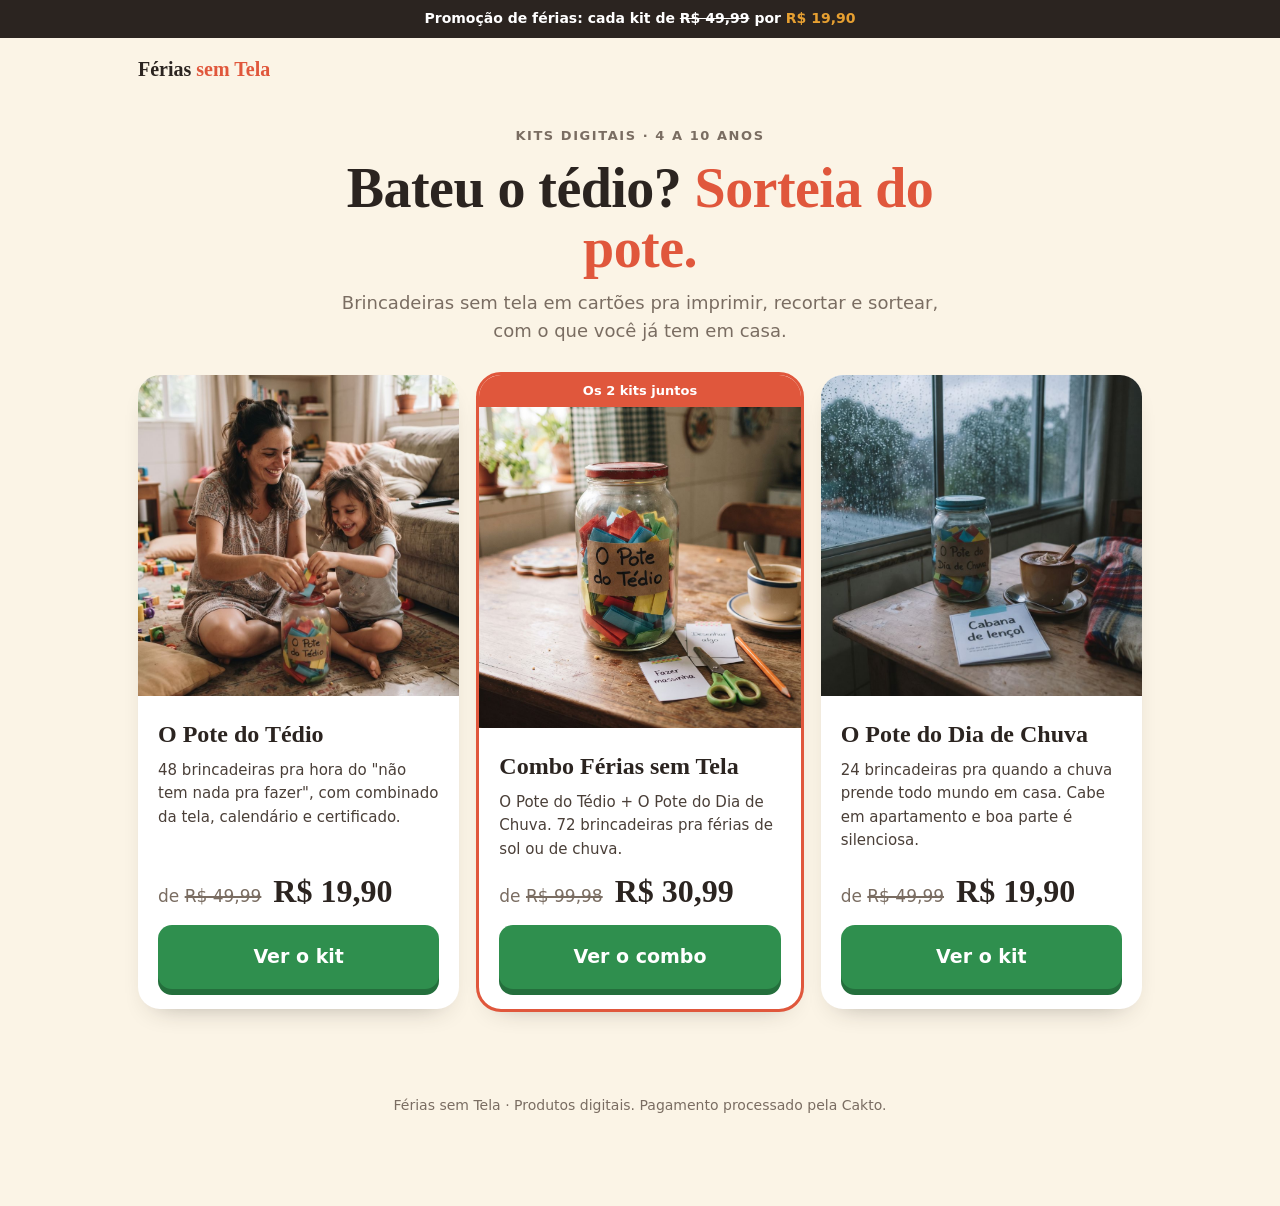
<file: index.html>
<!doctype html>
<html lang="pt-BR">
<head>
<meta charset="utf-8">
<meta name="viewport" content="width=device-width,initial-scale=1">
<title>Férias sem Tela · brincadeiras pra sortear num pote</title>
<meta name="description" content="Kits digitais em PDF com brincadeiras sem tela pra imprimir e sortear num pote. Para crianças de 4 a 10 anos.">
<meta property="og:image" content="img/pote-mesa.jpg">
<link rel="preconnect" href="https://fonts.googleapis.com"><link rel="preconnect" href="https://fonts.gstatic.com" crossorigin>
<link rel="stylesheet" href="https://fonts.googleapis.com/css2?family=Caveat:wght@700&family=Fraunces:opsz,wght@9..144,800&family=Nunito:wght@500;700;800&display=swap" media="print" onload="this.media=\'all\'"><noscript><link rel="stylesheet" href="https://fonts.googleapis.com/css2?family=Caveat:wght@700&family=Fraunces:opsz,wght@9..144,800&family=Nunito:wght@500;700;800&display=swap"></noscript>
<link rel="stylesheet" href="style.css">
<!-- Meta Pixel Code -->
<script>
!function(f,b,e,v,n,t,s)
{if(f.fbq)return;n=f.fbq=function(){n.callMethod?
n.callMethod.apply(n,arguments):n.queue.push(arguments)};
if(!f._fbq)f._fbq=n;n.push=n;n.loaded=!0;n.version='2.0';
n.queue=[];t=b.createElement(e);t.async=!0;
t.src=v;s=b.getElementsByTagName(e)[0];
s.parentNode.insertBefore(t,s)}(window, document,'script',
'https://connect.facebook.net/en_US/fbevents.js');
fbq('init', '1176444368263800');
fbq('track', 'PageView');
document.addEventListener('click',function(e){
  var a=e.target.closest&&e.target.closest('a[href*="pay.cakto.com.br"]');
  if(!a)return;
  var v=a.getAttribute('data-valor')||'19.90';
  fbq('track','InitiateCheckout',{value:parseFloat(v),currency:'BRL'});
});
</script>
<noscript><img height="1" width="1" style="display:none"
src="https://www.facebook.com/tr?id=1176444368263800&ev=PageView&noscript=1"
/></noscript>
<!-- End Meta Pixel Code -->
</head>
<body>
<div class="bar">Promoção de férias: cada kit de <s>R$ 49,99</s> por <b>R$ 19,90</b></div>
<header class="top"><div class="wrap"><a class="logo" href="index.html">Férias <span>sem Tela</span></a></div></header>

<section style="padding-top:20px"><div class="wrap">
  <div class="center narrow" style="margin-bottom:30px">
    <span class="kicker">Kits digitais · 4 a 10 anos</span>
    <h1 class="f" style="font-size:clamp(36px,5.5vw,56px);margin-bottom:10px">Bateu o tédio? <span style="color:var(--mexer)">Sorteia do pote.</span></h1>
    <p class="sub">Brincadeiras sem tela em cartões pra imprimir, recortar e sortear, com o que você já tem em casa.</p>
  </div>
  <div class="prods">
    <div class="prod">
      <img src="img/mae-filha.jpg" alt="Mãe e filha com o Pote do Tédio">
      <div class="in">
        <h3>O Pote do Tédio</h3>
        <p>48 brincadeiras pra hora do "não tem nada pra fazer", com combinado da tela, calendário e certificado.</p>
        <div class="price"><span class="from">de <s>R$ 49,99</s></span><span class="now">R$ 19,90</span></div>
        <a class="btn block" style="margin-top:12px" href="pote-do-tedio.html">Ver o kit</a>
      </div>
    </div>
    <div class="prod best">
      <div class="ribbon">Os 2 kits juntos</div>
      <img src="img/pote-mesa.jpg" alt="Pote de cartões sobre a mesa">
      <div class="in">
        <h3>Combo Férias sem Tela</h3>
        <p>O Pote do Tédio + O Pote do Dia de Chuva. 72 brincadeiras pra férias de sol ou de chuva.</p>
        <div class="price"><span class="from">de <s>R$ 99,98</s></span><span class="now">R$ 30,99</span></div>
        <a class="btn block" style="margin-top:12px" href="combo.html">Ver o combo</a>
      </div>
    </div>
    <div class="prod">
      <img src="img/chuva-janela.jpg" alt="Pote do Dia de Chuva na janela">
      <div class="in">
        <h3>O Pote do Dia de Chuva</h3>
        <p>24 brincadeiras pra quando a chuva prende todo mundo em casa. Cabe em apartamento e boa parte é silenciosa.</p>
        <div class="price"><span class="from">de <s>R$ 49,99</s></span><span class="now">R$ 19,90</span></div>
        <a class="btn block" style="margin-top:12px" href="dia-de-chuva.html">Ver o kit</a>
      </div>
    </div>
  </div>
</div></section>

<footer><div class="wrap">
  <p>Férias sem Tela · Produtos digitais. Pagamento processado pela Cakto.</p>
</div></footer>
</body>
</html>
</file>
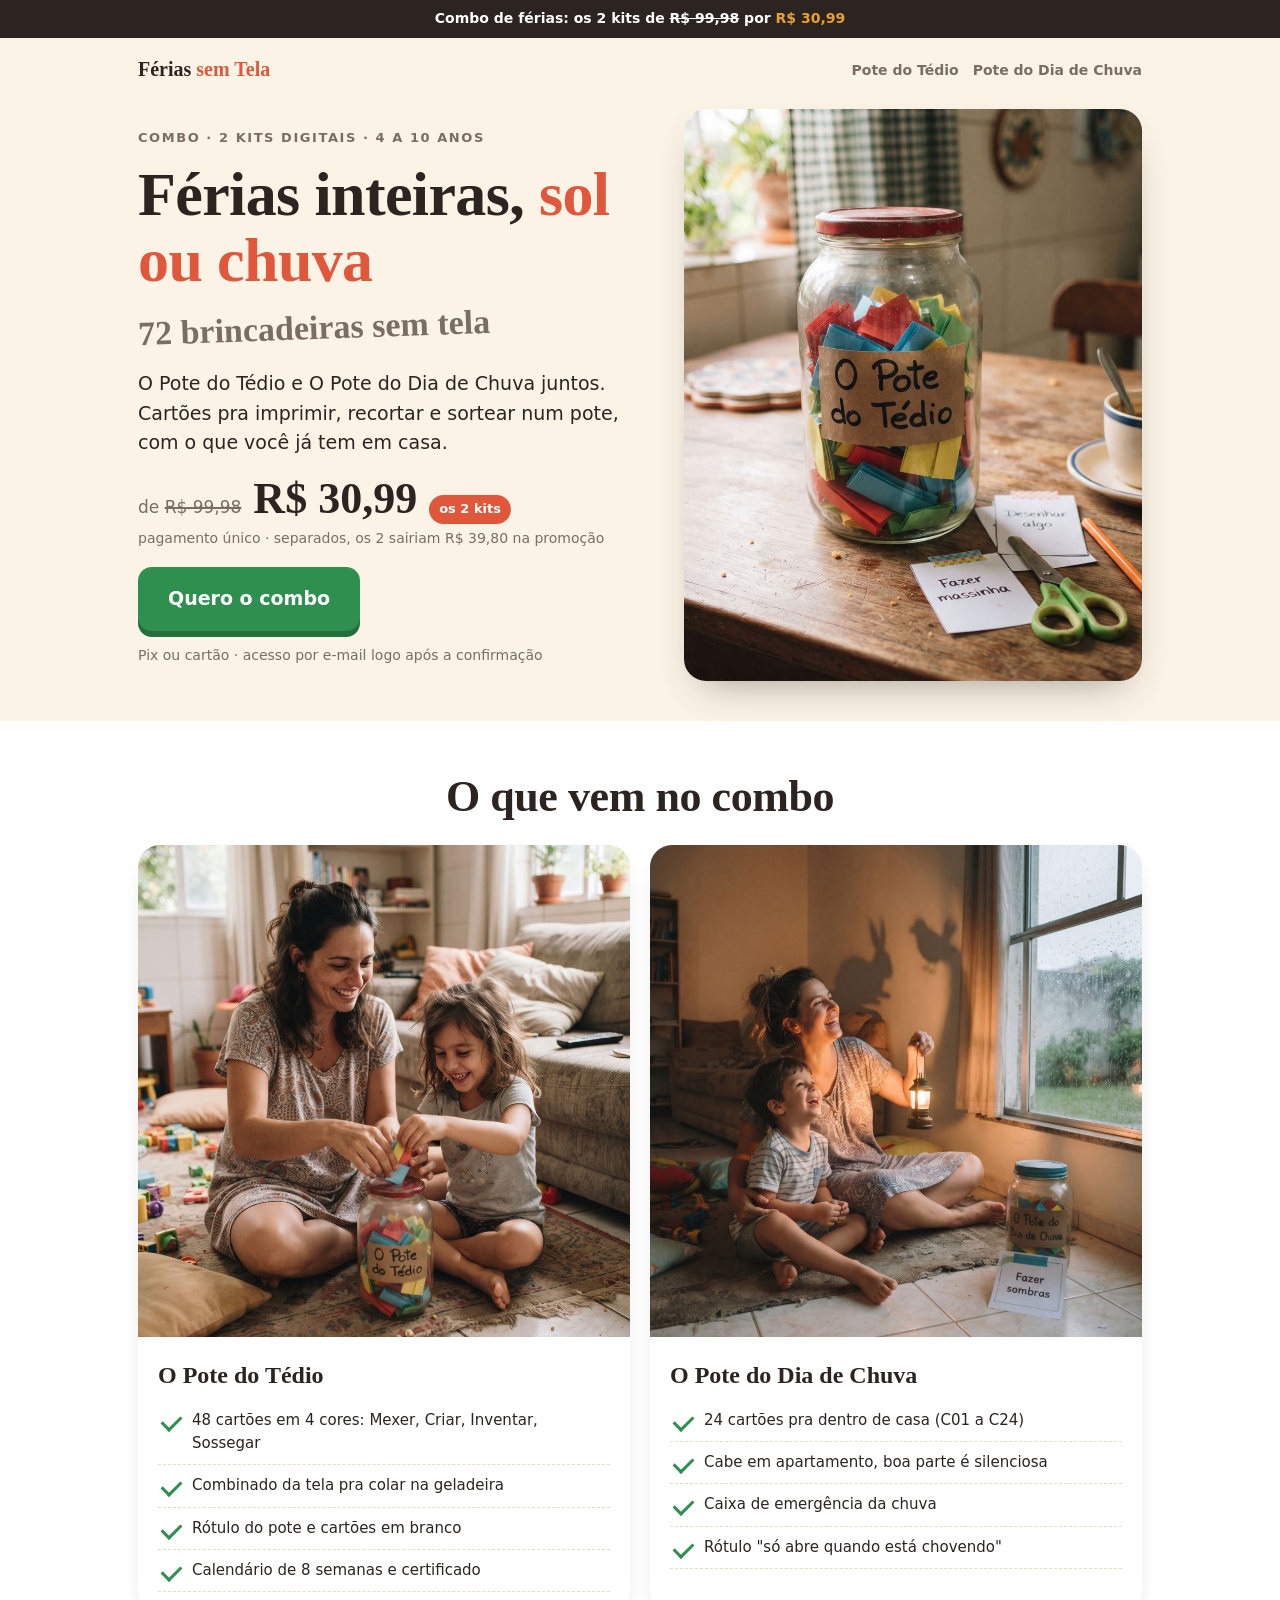
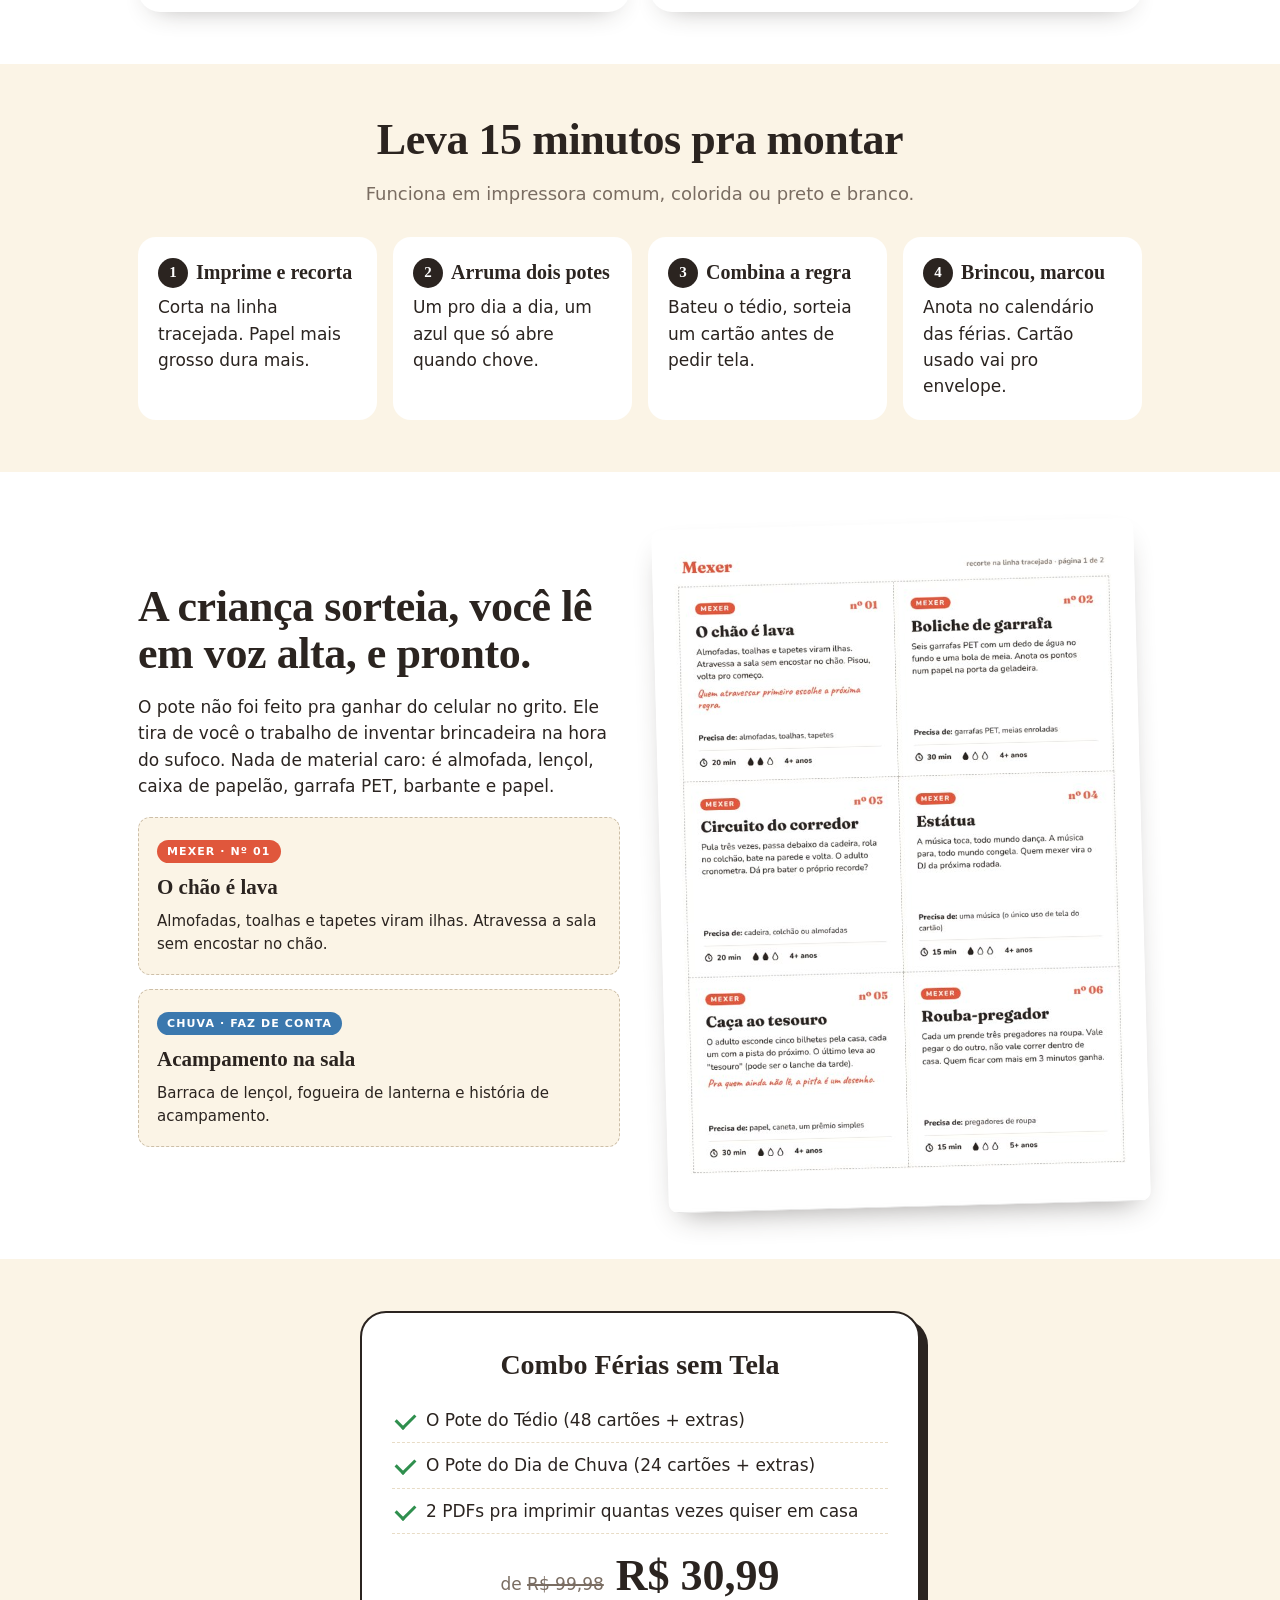
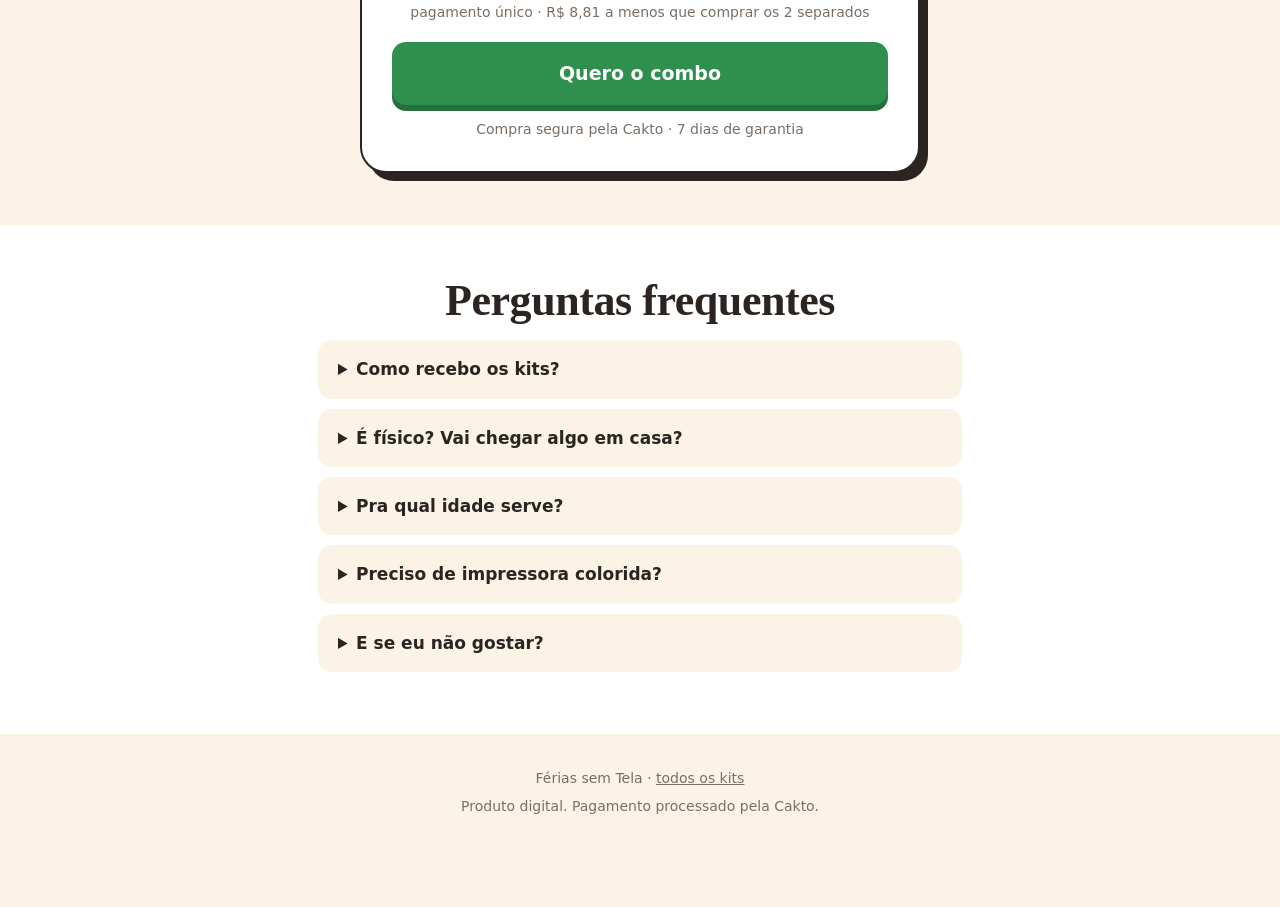
<file: combo.html>
<!doctype html>
<html lang="pt-BR">
<head>
<meta charset="utf-8">
<meta name="viewport" content="width=device-width,initial-scale=1">
<title>Combo Férias sem Tela · Pote do Tédio + Pote do Dia de Chuva</title>
<meta name="description" content="Os 2 kits digitais em PDF: 72 brincadeiras sem tela pra sortear num pote, pra dia de sol e dia de chuva. Para crianças de 4 a 10 anos.">
<meta property="og:title" content="Combo Férias sem Tela · 72 brincadeiras sem tela">
<meta property="og:description" content="O Pote do Tédio + O Pote do Dia de Chuva por R$ 30,99.">
<meta property="og:image" content="img/pote-mesa.jpg">
<link rel="preconnect" href="https://fonts.googleapis.com"><link rel="preconnect" href="https://fonts.gstatic.com" crossorigin>
<link rel="stylesheet" href="https://fonts.googleapis.com/css2?family=Caveat:wght@700&family=Fraunces:opsz,wght@9..144,800&family=Nunito:wght@500;700;800&display=swap" media="print" onload="this.media=\'all\'"><noscript><link rel="stylesheet" href="https://fonts.googleapis.com/css2?family=Caveat:wght@700&family=Fraunces:opsz,wght@9..144,800&family=Nunito:wght@500;700;800&display=swap"></noscript>
<link rel="stylesheet" href="style.css">
<!-- Meta Pixel Code -->
<script>
!function(f,b,e,v,n,t,s)
{if(f.fbq)return;n=f.fbq=function(){n.callMethod?
n.callMethod.apply(n,arguments):n.queue.push(arguments)};
if(!f._fbq)f._fbq=n;n.push=n;n.loaded=!0;n.version='2.0';
n.queue=[];t=b.createElement(e);t.async=!0;
t.src=v;s=b.getElementsByTagName(e)[0];
s.parentNode.insertBefore(t,s)}(window, document,'script',
'https://connect.facebook.net/en_US/fbevents.js');
fbq('init', '1176444368263800');
fbq('track', 'PageView');
document.addEventListener('click',function(e){
  var a=e.target.closest&&e.target.closest('a[href*="pay.cakto.com.br"]');
  if(!a)return;
  var v=a.getAttribute('data-valor')||'19.90';
  fbq('track','InitiateCheckout',{value:parseFloat(v),currency:'BRL'});
});
</script>
<noscript><img height="1" width="1" style="display:none"
src="https://www.facebook.com/tr?id=1176444368263800&ev=PageView&noscript=1"
/></noscript>
<!-- End Meta Pixel Code -->
</head>
<body>
<div class="bar">Combo de férias: os 2 kits de <s>R$ 99,98</s> por <b>R$ 30,99</b></div>
<header class="top"><div class="wrap">
  <a class="logo" href="index.html">Férias <span>sem Tela</span></a>
  <nav><a href="pote-do-tedio.html">Pote do Tédio</a><a href="dia-de-chuva.html">Pote do Dia de Chuva</a></nav>
</div></header>

<section class="hero" style="padding-top:8px"><div class="wrap grid">
  <div>
    <span class="kicker">Combo · 2 kits digitais · 4 a 10 anos</span>
    <h1 class="f">Férias inteiras, <em>sol ou chuva</em></h1>
    <div class="quote h">72 brincadeiras sem tela</div>
    <p class="lead">O Pote do Tédio e O Pote do Dia de Chuva juntos. Cartões pra imprimir, recortar e sortear num pote, com o que você já tem em casa.</p>
    <div class="price"><span class="from">de <s>R$ 99,98</s></span><span class="now">R$ 30,99</span><span class="tag">os 2 kits</span></div>
    <p class="small" style="margin-bottom:18px">pagamento único · separados, os 2 sairiam R$ 39,80 na promoção</p>
    <a class="btn" href="https://pay.cakto.com.br/urwafkb_1376239" data-valor="30.99">Quero o combo</a>
    <p class="btn-note">Pix ou cartão · acesso por e-mail logo após a confirmação</p>
  </div>
  <div class="pic"><img src="img/pote-mesa.jpg" alt="Pote de cartões de brincadeira sobre a mesa" loading="eager"></div>
</div></section>

<section class="alt"><div class="wrap">
  <h2 class="f center">O que vem no combo</h2>
  <div class="prods" style="grid-template-columns:1fr 1fr;margin-top:24px">
    <div class="prod">
      <img src="img/mae-filha.jpg" alt="Mãe e filha com o Pote do Tédio" loading="lazy">
      <div class="in">
        <h3>O Pote do Tédio</h3>
        <ul class="check" style="font-size:15px">
          <li>48 cartões em 4 cores: Mexer, Criar, Inventar, Sossegar</li>
          <li>Combinado da tela pra colar na geladeira</li>
          <li>Rótulo do pote e cartões em branco</li>
          <li>Calendário de 8 semanas e certificado</li>
        </ul>
      </div>
    </div>
    <div class="prod">
      <img src="img/lanterna.jpg" alt="Mãe e filho brincando com lanterna em dia de chuva" loading="lazy">
      <div class="in">
        <h3>O Pote do Dia de Chuva</h3>
        <ul class="check" style="font-size:15px">
          <li>24 cartões pra dentro de casa (C01 a C24)</li>
          <li>Cabe em apartamento, boa parte é silenciosa</li>
          <li>Caixa de emergência da chuva</li>
          <li>Rótulo "só abre quando está chovendo"</li>
        </ul>
      </div>
    </div>
  </div>
</div></section>

<section><div class="wrap">
  <h2 class="f center">Leva 15 minutos pra montar</h2>
  <p class="sub center">Funciona em impressora comum, colorida ou preto e branco.</p>
  <div class="steps">
    <div class="step"><b>Imprime e recorta</b>Corta na linha tracejada. Papel mais grosso dura mais.</div>
    <div class="step"><b>Arruma dois potes</b>Um pro dia a dia, um azul que só abre quando chove.</div>
    <div class="step"><b>Combina a regra</b>Bateu o tédio, sorteia um cartão antes de pedir tela.</div>
    <div class="step"><b>Brincou, marcou</b>Anota no calendário das férias. Cartão usado vai pro envelope.</div>
  </div>
</div></section>

<section class="alt"><div class="wrap two">
  <div>
    <h2 class="f">A criança sorteia, você lê em voz alta, e pronto.</h2>
    <p>O pote não foi feito pra ganhar do celular no grito. Ele tira de você o trabalho de inventar brincadeira na hora do sufoco. Nada de material caro: é almofada, lençol, caixa de papelão, garrafa PET, barbante e papel.</p>
    <div class="cards-ex" style="grid-template-columns:1fr;margin-top:18px">
      <div class="card-ex"><span class="pill" style="background:var(--mexer)">Mexer · nº 01</span><h3>O chão é lava</h3><p>Almofadas, toalhas e tapetes viram ilhas. Atravessa a sala sem encostar no chão.</p></div>
      <div class="card-ex"><span class="pill" style="background:var(--inventar)">Chuva · Faz de conta</span><h3>Acampamento na sala</h3><p>Barraca de lençol, fogueira de lanterna e história de acampamento.</p></div>
    </div>
  </div>
  <div class="paper-shot"><img src="img/previa-cartoes.jpg" alt="Página de cartões do Pote do Tédio" loading="lazy"></div>
</div></section>

<section id="comprar"><div class="wrap">
  <div class="offer">
    <h3>Combo Férias sem Tela</h3>
    <ul class="check">
      <li>O Pote do Tédio (48 cartões + extras)</li>
      <li>O Pote do Dia de Chuva (24 cartões + extras)</li>
      <li>2 PDFs pra imprimir quantas vezes quiser em casa</li>
    </ul>
    <div class="price"><span class="from">de <s>R$ 99,98</s></span><span class="now">R$ 30,99</span></div>
    <p class="small" style="margin-bottom:18px">pagamento único · R$ 8,81 a menos que comprar os 2 separados</p>
    <a class="btn block" href="https://pay.cakto.com.br/urwafkb_1376239" data-valor="30.99">Quero o combo</a>
    <p class="btn-note">Compra segura pela Cakto · 7 dias de garantia</p>
  </div>
</div></section>

<section class="alt"><div class="wrap narrow">
  <h2 class="f center">Perguntas frequentes</h2>
  <details><summary>Como recebo os kits?</summary><p>Assim que o pagamento é confirmado, chega no seu e-mail o link de acesso com os 2 PDFs. No Pix costuma ser na hora. Confere também a caixa de spam e promoções.</p></details>
  <details><summary>É físico? Vai chegar algo em casa?</summary><p>Não. São arquivos digitais em PDF pra você imprimir em casa ou numa papelaria.</p></details>
  <details><summary>Pra qual idade serve?</summary><p>Crianças de 4 a 10 anos. Brincadeiras com tesoura, fogão ou água sempre com um adulto por perto.</p></details>
  <details><summary>Preciso de impressora colorida?</summary><p>Não. Fica mais bonito colorido, mas funciona em preto e branco.</p></details>
  <details><summary>E se eu não gostar?</summary><p>Você tem 7 dias de garantia. É só pedir o reembolso pela Cakto ou pelo e-mail de suporte que vem na compra.</p></details>
</div></section>

<footer><div class="wrap">
  <p>Férias sem Tela · <a href="index.html">todos os kits</a></p>
  <p style="margin-top:6px">Produto digital. Pagamento processado pela Cakto.</p>
</div></footer>

<div class="sticky"><div class="p"><small>os 2 kits por</small>R$ 30,99</div><a class="btn" href="https://pay.cakto.com.br/urwafkb_1376239" data-valor="30.99">Quero o combo</a></div>
</body>
</html>
</file>
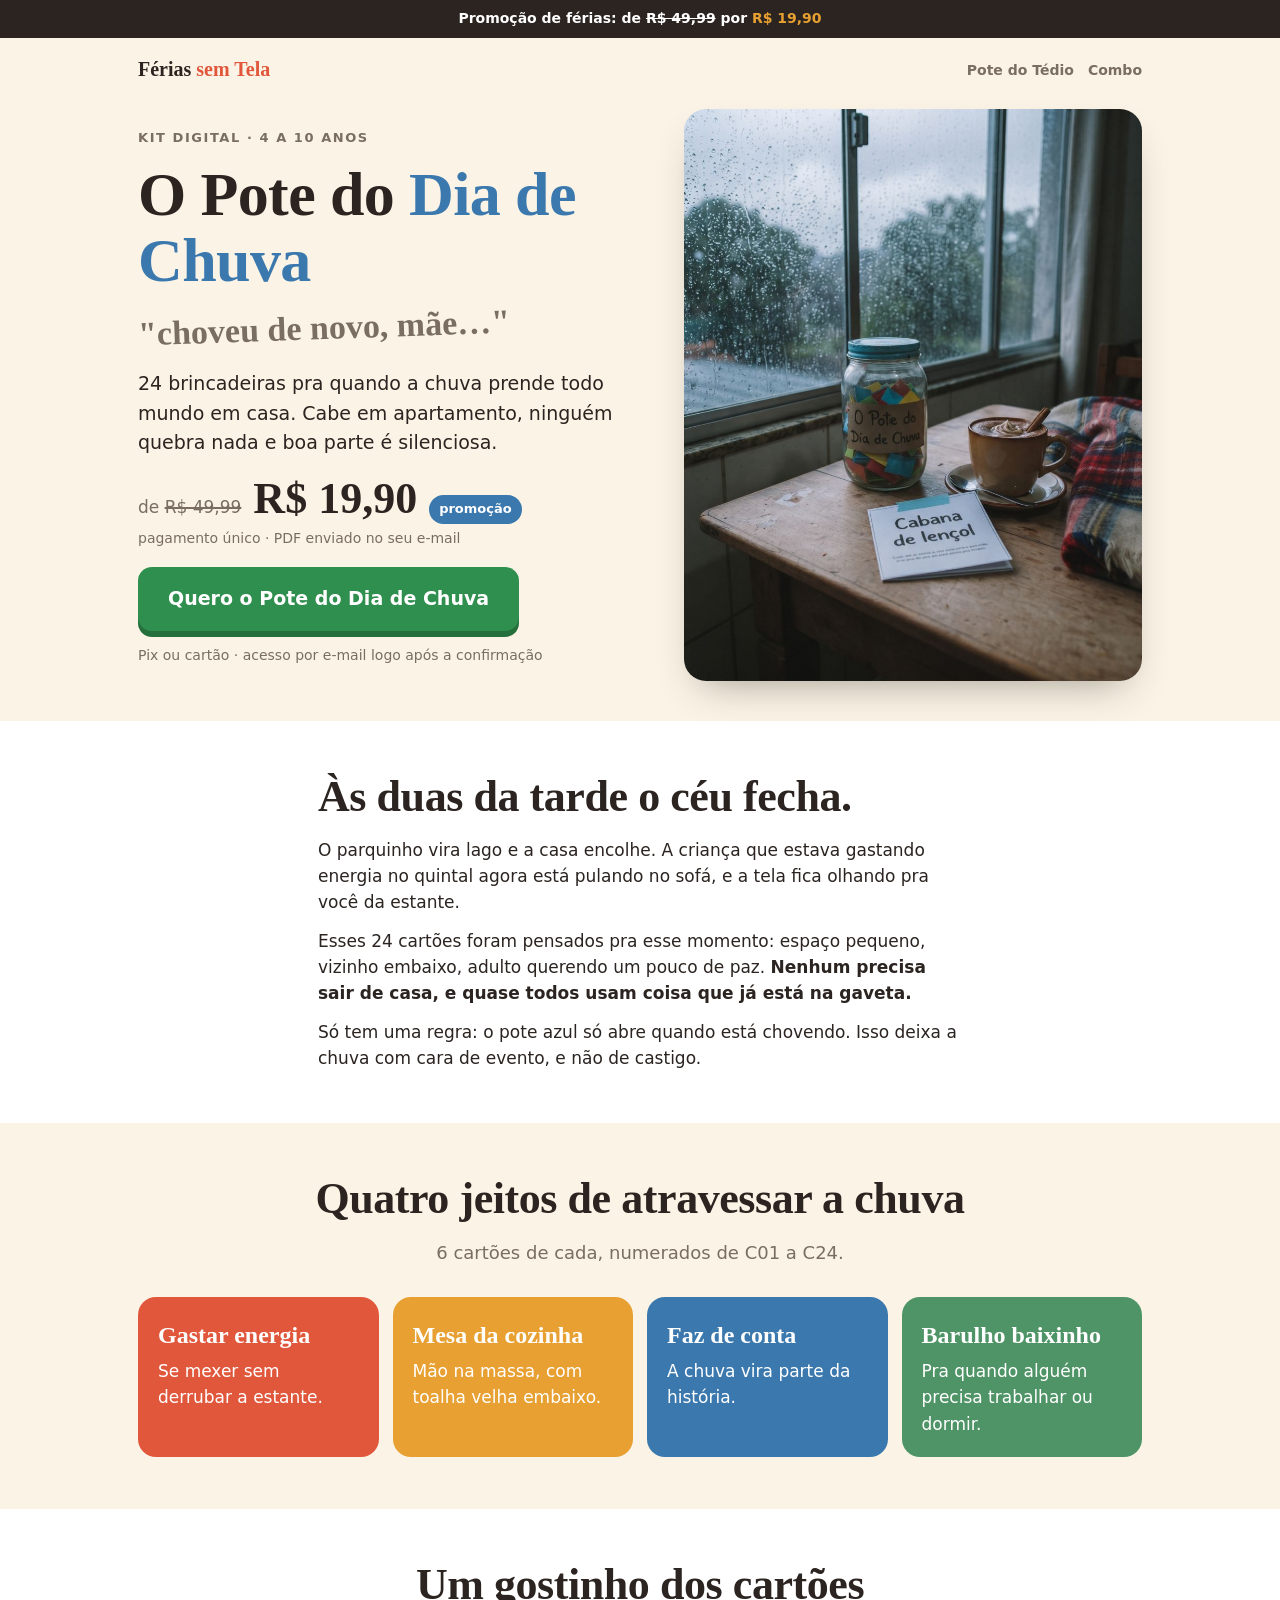
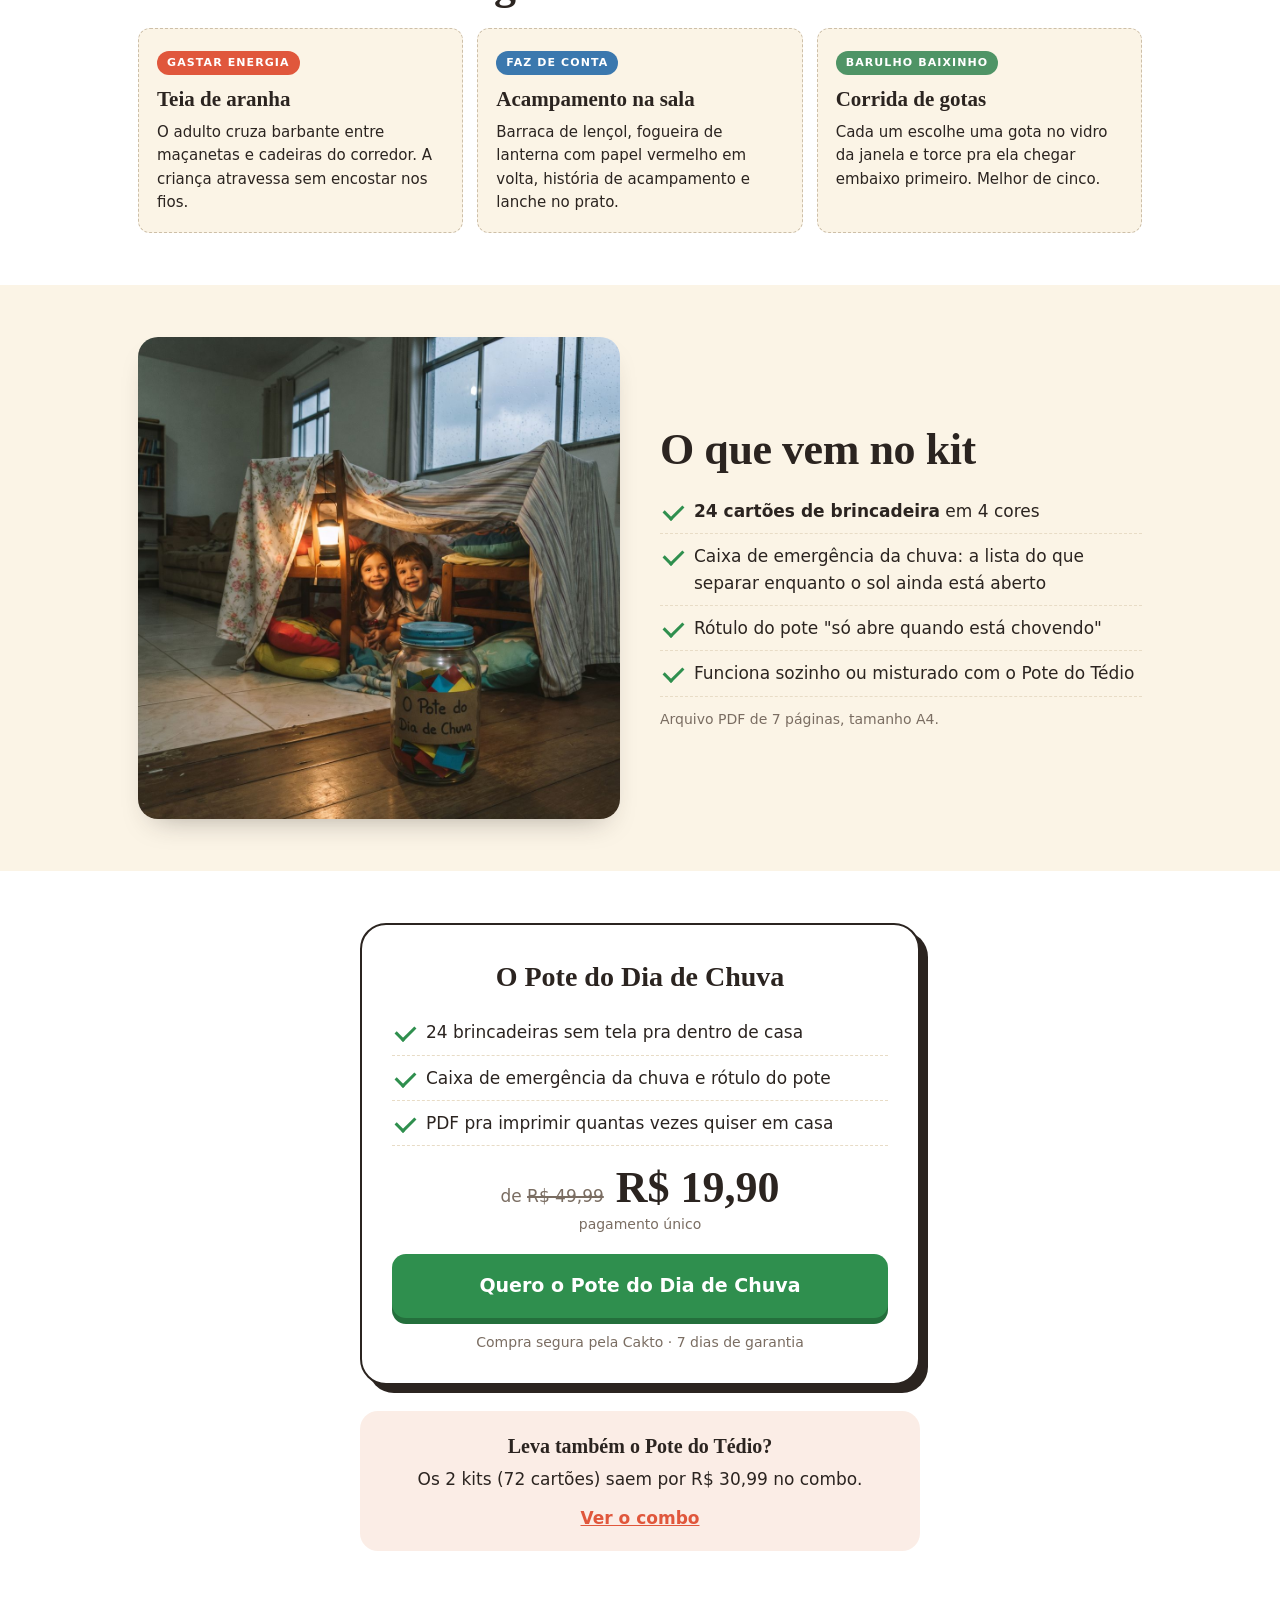
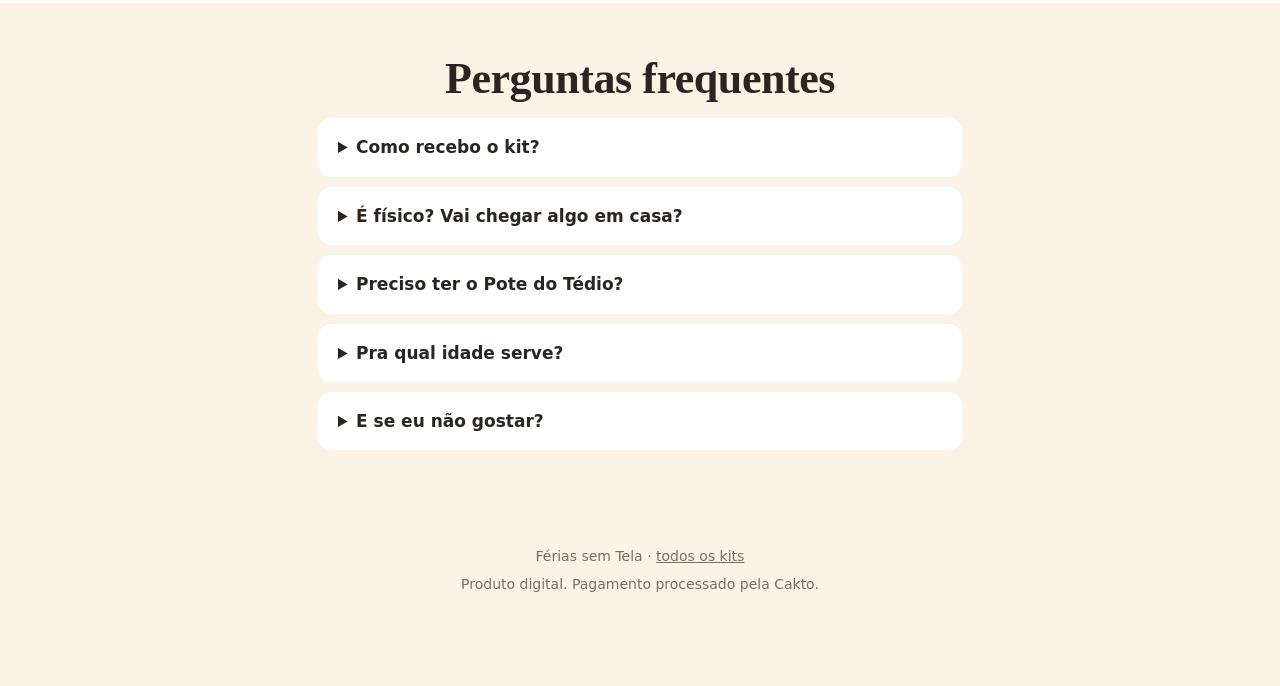
<file: dia-de-chuva.html>
<!doctype html>
<html lang="pt-BR">
<head>
<meta charset="utf-8">
<meta name="viewport" content="width=device-width,initial-scale=1">
<title>O Pote do Dia de Chuva · 24 brincadeiras sem tela pra dentro de casa</title>
<meta name="description" content="Kit digital em PDF com 24 brincadeiras sem tela pra quando a chuva prende todo mundo em casa. Para crianças de 4 a 10 anos.">
<meta property="og:title" content="O Pote do Dia de Chuva · 24 brincadeiras sem tela">
<meta property="og:description" content="Cabe em apartamento, ninguém quebra nada e boa parte é silenciosa.">
<meta property="og:image" content="img/chuva-janela.jpg">
<link rel="preconnect" href="https://fonts.googleapis.com"><link rel="preconnect" href="https://fonts.gstatic.com" crossorigin>
<link rel="stylesheet" href="https://fonts.googleapis.com/css2?family=Caveat:wght@700&family=Fraunces:opsz,wght@9..144,800&family=Nunito:wght@500;700;800&display=swap" media="print" onload="this.media=\'all\'"><noscript><link rel="stylesheet" href="https://fonts.googleapis.com/css2?family=Caveat:wght@700&family=Fraunces:opsz,wght@9..144,800&family=Nunito:wght@500;700;800&display=swap"></noscript>
<link rel="stylesheet" href="style.css">
<!-- Meta Pixel Code -->
<script>
!function(f,b,e,v,n,t,s)
{if(f.fbq)return;n=f.fbq=function(){n.callMethod?
n.callMethod.apply(n,arguments):n.queue.push(arguments)};
if(!f._fbq)f._fbq=n;n.push=n;n.loaded=!0;n.version='2.0';
n.queue=[];t=b.createElement(e);t.async=!0;
t.src=v;s=b.getElementsByTagName(e)[0];
s.parentNode.insertBefore(t,s)}(window, document,'script',
'https://connect.facebook.net/en_US/fbevents.js');
fbq('init', '1176444368263800');
fbq('track', 'PageView');
document.addEventListener('click',function(e){
  var a=e.target.closest&&e.target.closest('a[href*="pay.cakto.com.br"]');
  if(!a)return;
  var v=a.getAttribute('data-valor')||'19.90';
  fbq('track','InitiateCheckout',{value:parseFloat(v),currency:'BRL'});
});
</script>
<noscript><img height="1" width="1" style="display:none"
src="https://www.facebook.com/tr?id=1176444368263800&ev=PageView&noscript=1"
/></noscript>
<!-- End Meta Pixel Code -->
</head>
<body>
<div class="bar">Promoção de férias: de <s>R$ 49,99</s> por <b>R$ 19,90</b></div>
<header class="top"><div class="wrap">
  <a class="logo" href="index.html">Férias <span>sem Tela</span></a>
  <nav><a href="pote-do-tedio.html">Pote do Tédio</a><a href="combo.html">Combo</a></nav>
</div></header>

<section class="hero chuva" style="padding-top:8px"><div class="wrap grid">
  <div>
    <span class="kicker">Kit digital · 4 a 10 anos</span>
    <h1 class="f">O Pote do <em>Dia de Chuva</em></h1>
    <div class="quote h">"choveu de novo, mãe…"</div>
    <p class="lead">24 brincadeiras pra quando a chuva prende todo mundo em casa. Cabe em apartamento, ninguém quebra nada e boa parte é silenciosa.</p>
    <div class="price"><span class="from">de <s>R$ 49,99</s></span><span class="now">R$ 19,90</span><span class="tag" style="background:var(--inventar)">promoção</span></div>
    <p class="small" style="margin-bottom:18px">pagamento único · PDF enviado no seu e-mail</p>
    <a class="btn" href="https://pay.cakto.com.br/p7e9jqq_1376234">Quero o Pote do Dia de Chuva</a>
    <p class="btn-note">Pix ou cartão · acesso por e-mail logo após a confirmação</p>
  </div>
  <div class="pic"><img src="img/chuva-janela.jpg" alt="Pote de cartões perto da janela num dia de chuva" loading="eager"></div>
</div></section>

<section class="alt"><div class="wrap narrow">
  <h2 class="f">Às duas da tarde o céu fecha.</h2>
  <p>O parquinho vira lago e a casa encolhe. A criança que estava gastando energia no quintal agora está pulando no sofá, e a tela fica olhando pra você da estante.</p>
  <p style="margin-top:12px">Esses 24 cartões foram pensados pra esse momento: espaço pequeno, vizinho embaixo, adulto querendo um pouco de paz. <b>Nenhum precisa sair de casa, e quase todos usam coisa que já está na gaveta.</b></p>
  <p style="margin-top:12px">Só tem uma regra: o pote azul só abre quando está chovendo. Isso deixa a chuva com cara de evento, e não de castigo.</p>
</div></section>

<section><div class="wrap">
  <h2 class="f center">Quatro jeitos de atravessar a chuva</h2>
  <p class="sub center">6 cartões de cada, numerados de C01 a C24.</p>
  <div class="colors">
    <div class="color" style="background:var(--mexer)"><b>Gastar energia</b>Se mexer sem derrubar a estante.</div>
    <div class="color" style="background:var(--criar)"><b>Mesa da cozinha</b>Mão na massa, com toalha velha embaixo.</div>
    <div class="color" style="background:var(--inventar)"><b>Faz de conta</b>A chuva vira parte da história.</div>
    <div class="color" style="background:var(--sossegar)"><b>Barulho baixinho</b>Pra quando alguém precisa trabalhar ou dormir.</div>
  </div>
</div></section>

<section class="alt"><div class="wrap">
  <h2 class="f center">Um gostinho dos cartões</h2>
  <div class="cards-ex" style="margin-top:20px">
    <div class="card-ex"><span class="pill" style="background:var(--mexer)">Gastar energia</span><h3>Teia de aranha</h3><p>O adulto cruza barbante entre maçanetas e cadeiras do corredor. A criança atravessa sem encostar nos fios.</p></div>
    <div class="card-ex"><span class="pill" style="background:var(--inventar)">Faz de conta</span><h3>Acampamento na sala</h3><p>Barraca de lençol, fogueira de lanterna com papel vermelho em volta, história de acampamento e lanche no prato.</p></div>
    <div class="card-ex"><span class="pill" style="background:var(--sossegar)">Barulho baixinho</span><h3>Corrida de gotas</h3><p>Cada um escolhe uma gota no vidro da janela e torce pra ela chegar embaixo primeiro. Melhor de cinco.</p></div>
  </div>
</div></section>

<section><div class="wrap two">
  <div class="photo"><img src="img/cabana.jpg" alt="Cabana de lençol na sala em dia de chuva" loading="lazy"></div>
  <div>
    <h2 class="f">O que vem no kit</h2>
    <ul class="check">
      <li><b>24 cartões de brincadeira</b> em 4 cores</li>
      <li>Caixa de emergência da chuva: a lista do que separar enquanto o sol ainda está aberto</li>
      <li>Rótulo do pote "só abre quando está chovendo"</li>
      <li>Funciona sozinho ou misturado com o Pote do Tédio</li>
    </ul>
    <p class="small" style="margin-top:12px">Arquivo PDF de 7 páginas, tamanho A4.</p>
  </div>
</div></section>

<section class="alt" id="comprar"><div class="wrap">
  <div class="offer">
    <h3>O Pote do Dia de Chuva</h3>
    <ul class="check">
      <li>24 brincadeiras sem tela pra dentro de casa</li>
      <li>Caixa de emergência da chuva e rótulo do pote</li>
      <li>PDF pra imprimir quantas vezes quiser em casa</li>
    </ul>
    <div class="price"><span class="from">de <s>R$ 49,99</s></span><span class="now">R$ 19,90</span></div>
    <p class="small" style="margin-bottom:18px">pagamento único</p>
    <a class="btn block" href="https://pay.cakto.com.br/p7e9jqq_1376234">Quero o Pote do Dia de Chuva</a>
    <p class="btn-note">Compra segura pela Cakto · 7 dias de garantia</p>
  </div>
  <div class="upsell" style="background:#FBEDE6">
    <b>Leva também o Pote do Tédio?</b>
    Os 2 kits (72 cartões) saem por R$ 30,99 no combo.<br>
    <a class="ghost" href="combo.html" style="color:var(--mexer)">Ver o combo</a>
  </div>
</div></section>

<section><div class="wrap narrow">
  <h2 class="f center">Perguntas frequentes</h2>
  <details><summary>Como recebo o kit?</summary><p>Assim que o pagamento é confirmado, chega no seu e-mail o link de acesso pro PDF. No Pix costuma ser na hora. Confere também a caixa de spam e promoções.</p></details>
  <details><summary>É físico? Vai chegar algo em casa?</summary><p>Não. É um arquivo digital em PDF pra você imprimir em casa ou numa papelaria.</p></details>
  <details><summary>Preciso ter o Pote do Tédio?</summary><p>Não. O Pote do Dia de Chuva funciona sozinho. Se você tiver os dois, os números não se misturam (C01 a C24).</p></details>
  <details><summary>Pra qual idade serve?</summary><p>Crianças de 4 a 10 anos. Brincadeiras com tesoura, fogão ou água sempre com um adulto por perto.</p></details>
  <details><summary>E se eu não gostar?</summary><p>Você tem 7 dias de garantia. É só pedir o reembolso pela Cakto ou pelo e-mail de suporte que vem na compra.</p></details>
</div></section>

<footer><div class="wrap">
  <p>Férias sem Tela · <a href="index.html">todos os kits</a></p>
  <p style="margin-top:6px">Produto digital. Pagamento processado pela Cakto.</p>
</div></footer>

<div class="sticky"><div class="p"><small>de R$ 49,99 por</small>R$ 19,90</div><a class="btn" href="https://pay.cakto.com.br/p7e9jqq_1376234">Quero o meu</a></div>
</body>
</html>
</file>
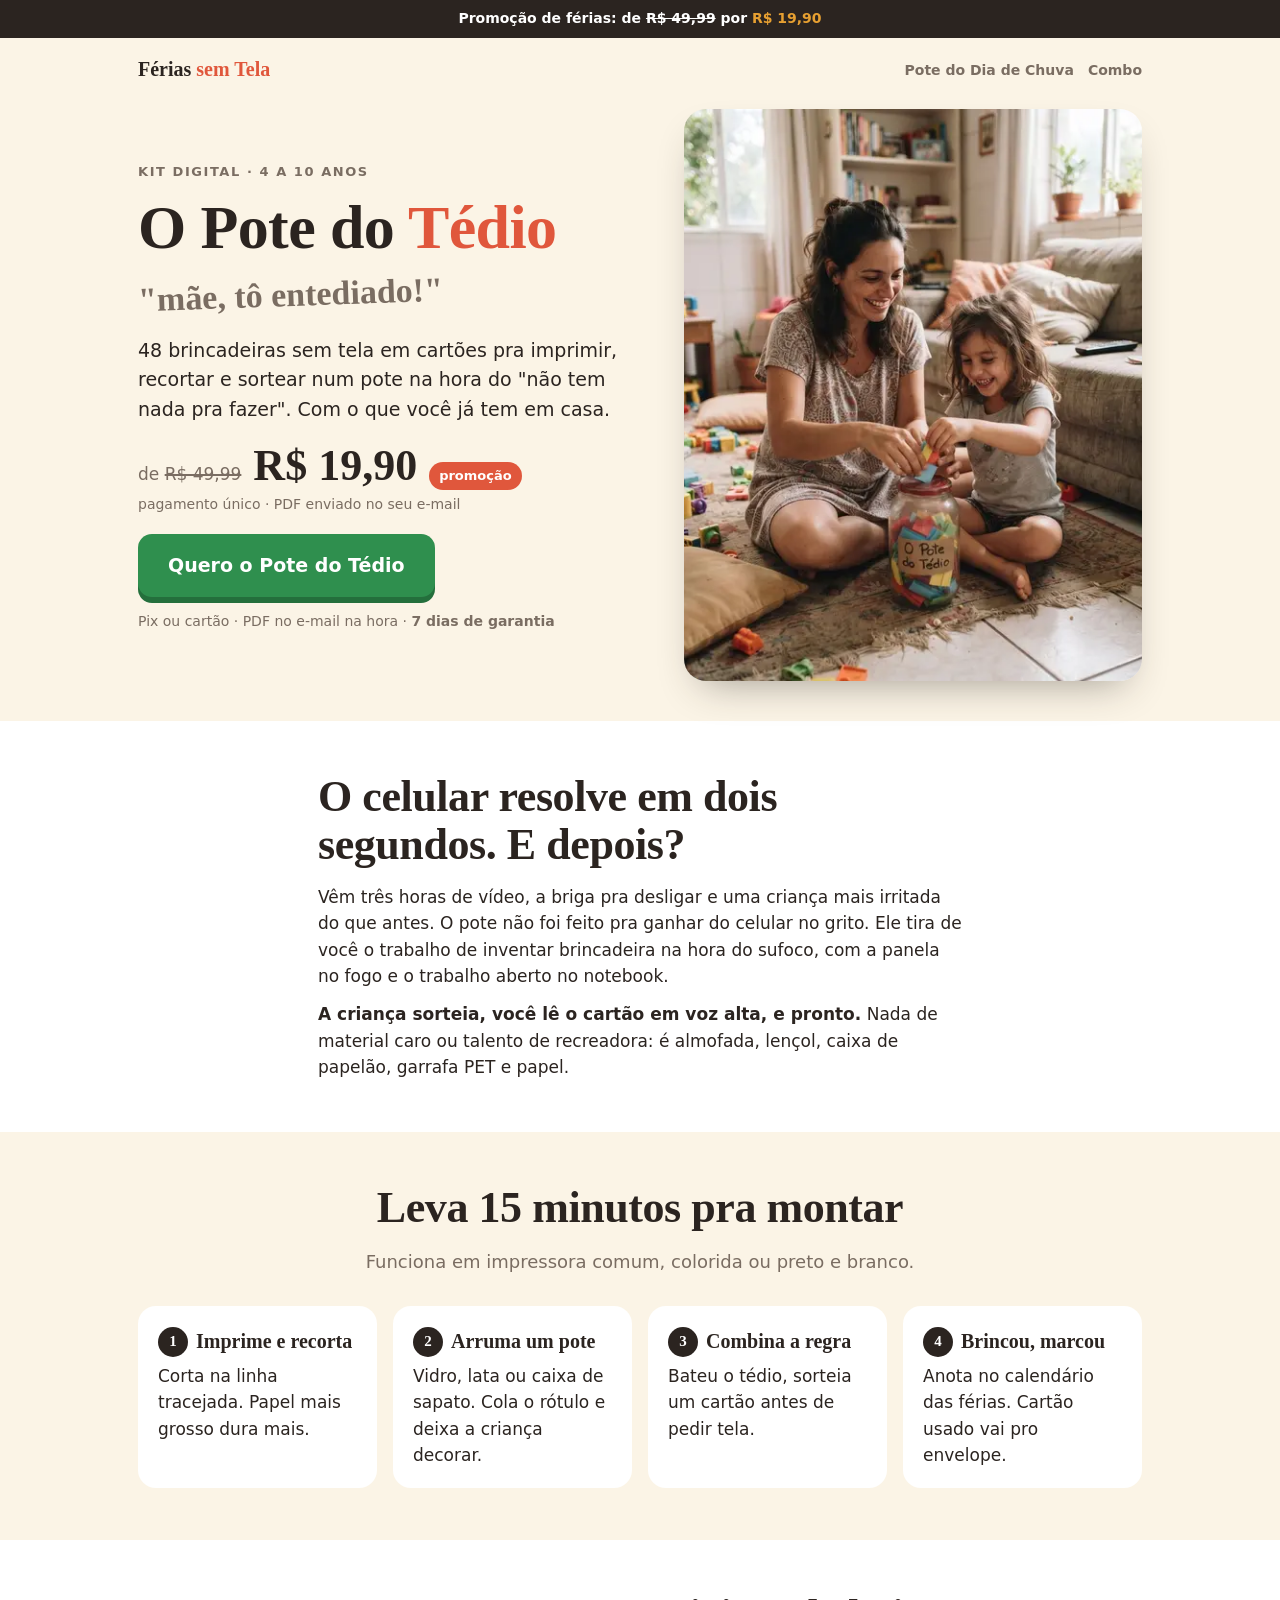
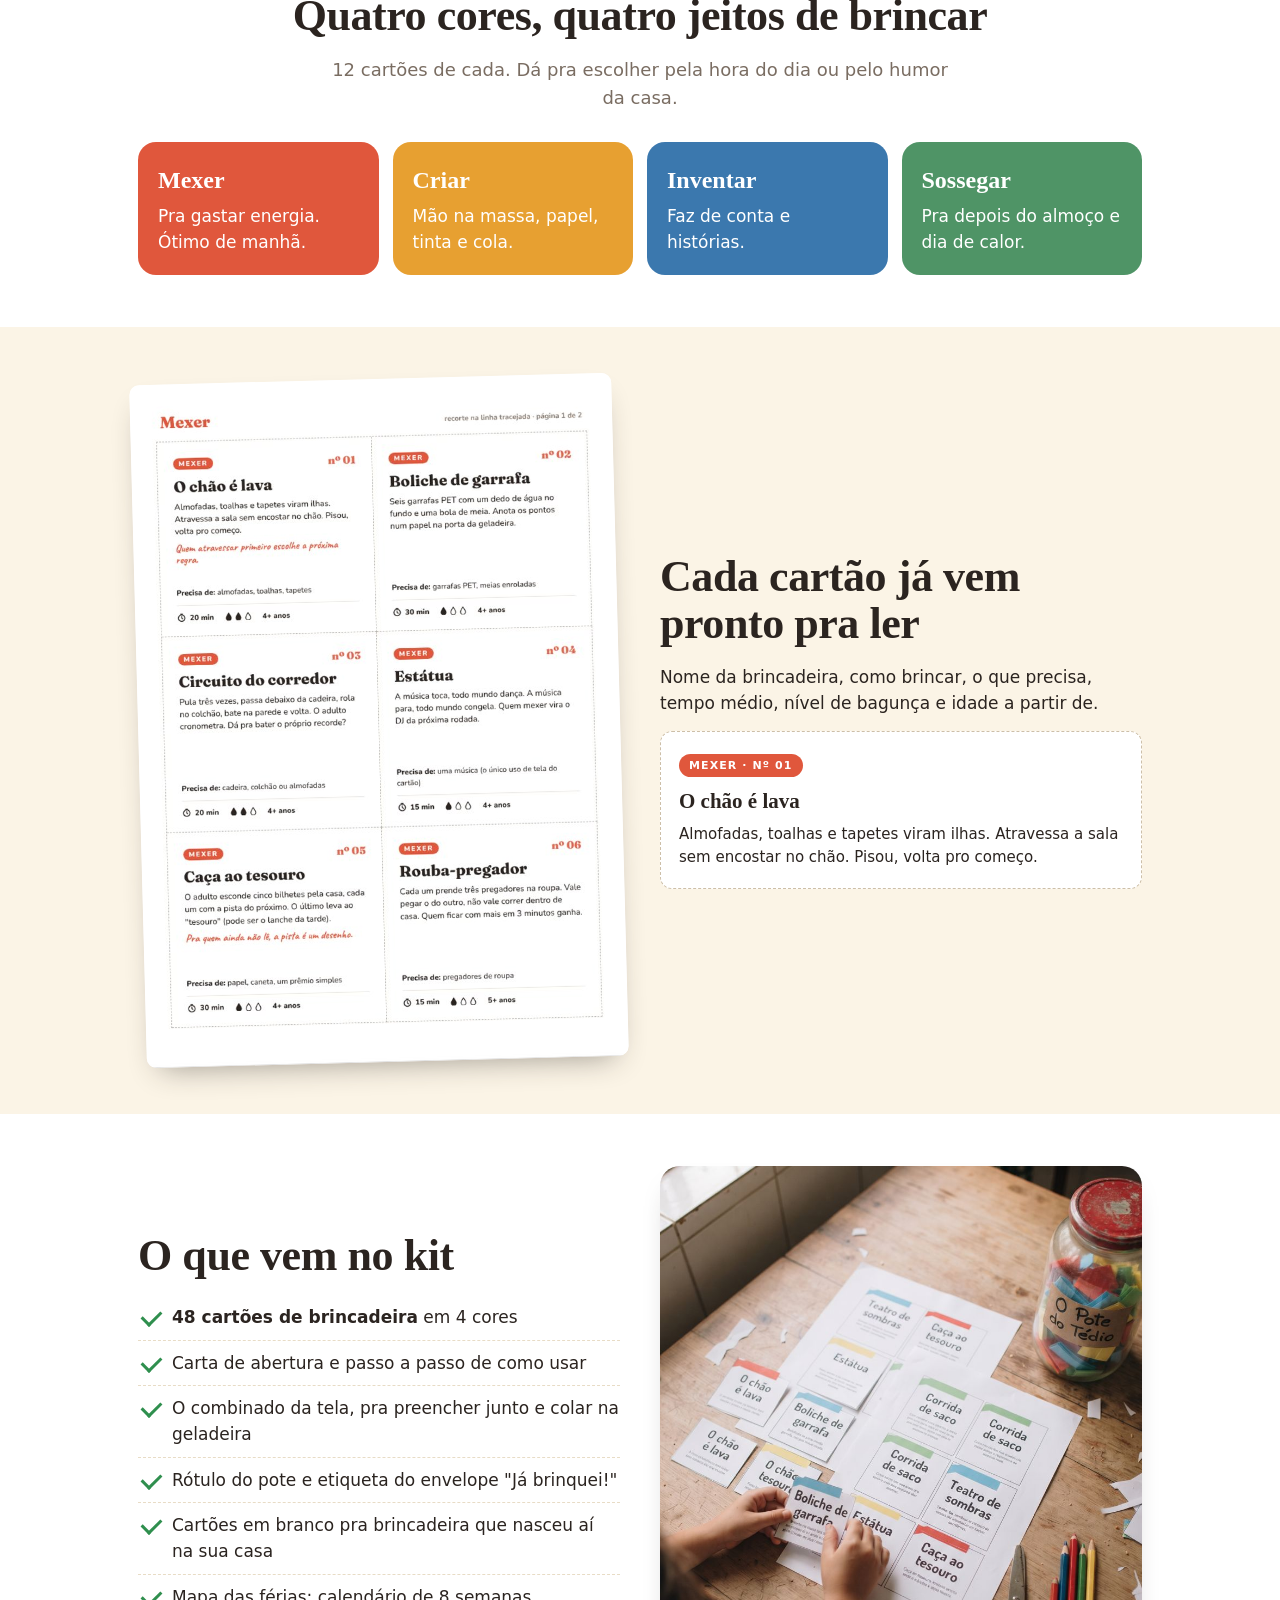
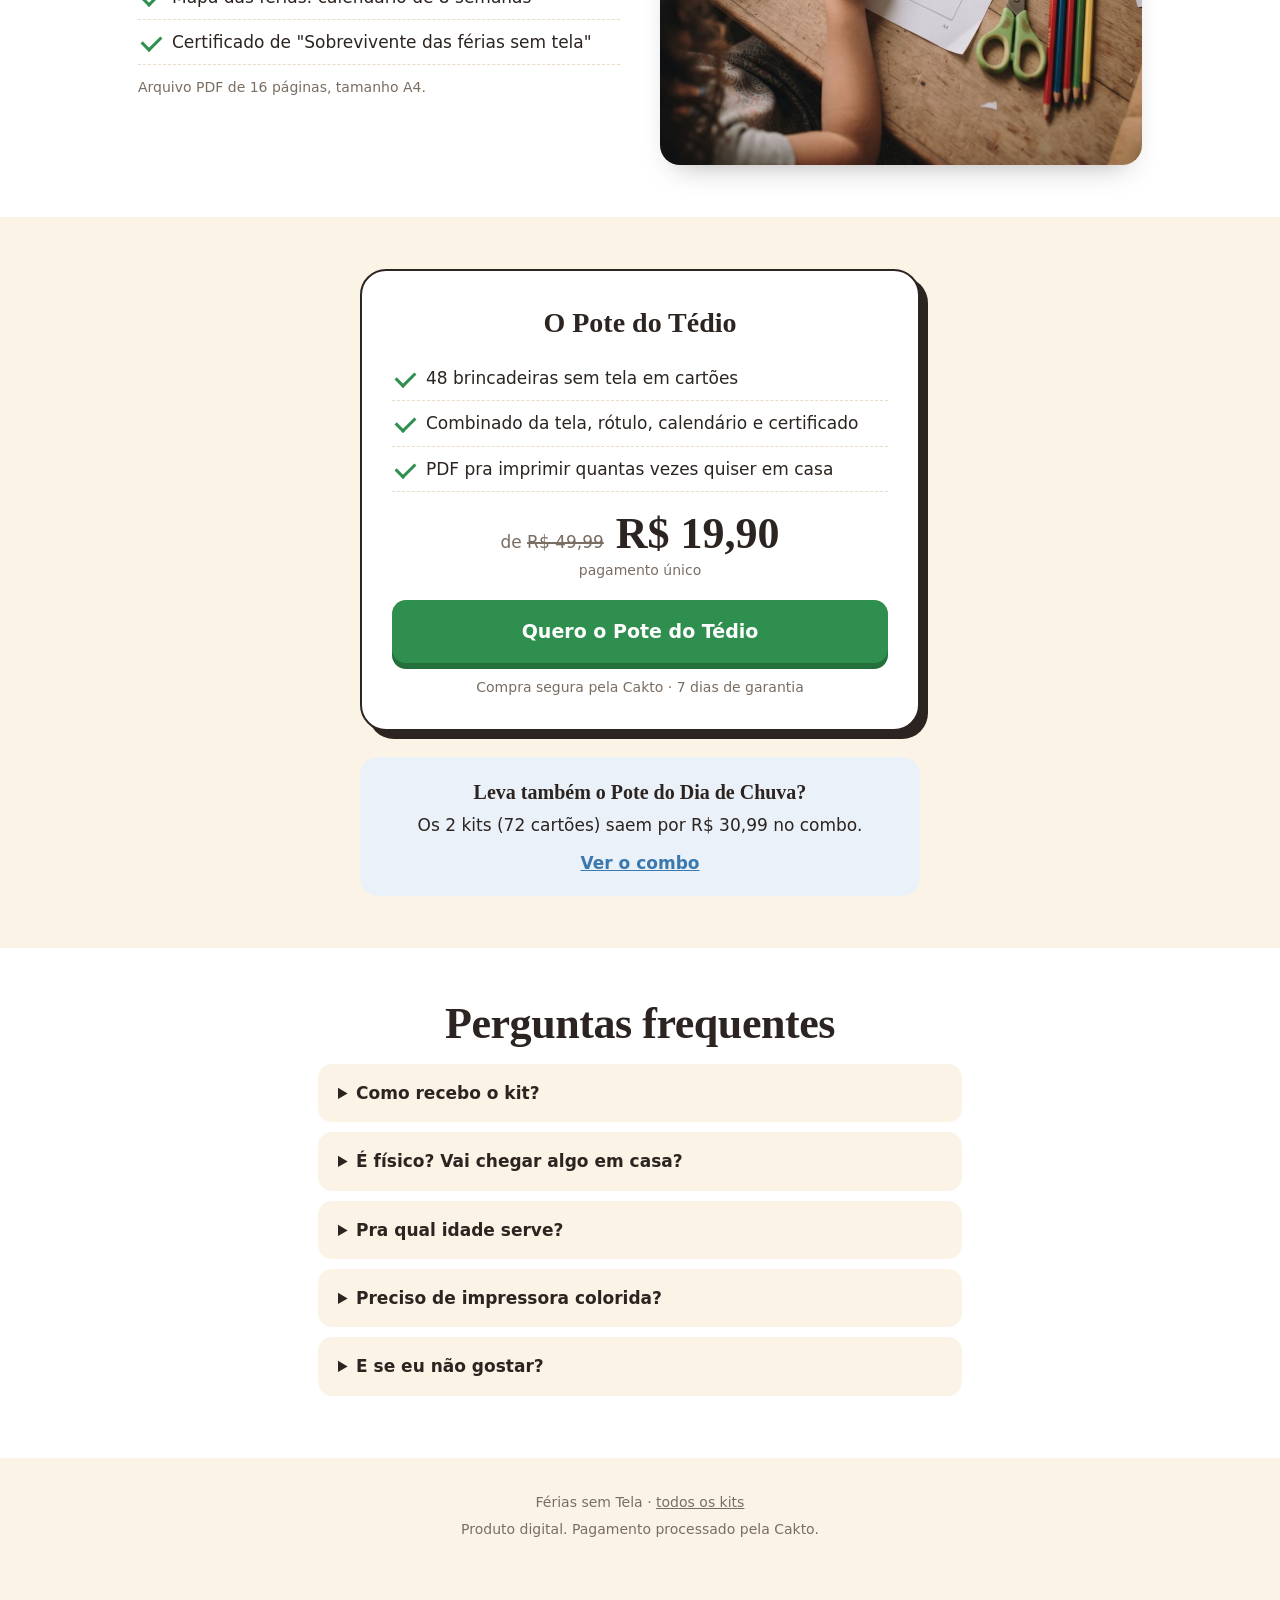
<file: pote-do-tedio.html>
<!doctype html>
<html lang="pt-BR">
<head>
<meta charset="utf-8">
<meta name="viewport" content="width=device-width,initial-scale=1">
<title>O Pote do Tédio · 48 brincadeiras sem tela para as férias</title>
<meta name="description" content="Kit digital em PDF com 48 brincadeiras sem tela para imprimir e sortear num pote. Para crianças de 4 a 10 anos, com o que você já tem em casa.">
<meta property="og:title" content="O Pote do Tédio · 48 brincadeiras sem tela">
<meta property="og:description" content="Bateu o tédio? A criança sorteia um cartão antes de pedir tela.">
<meta property="og:image" content="img/pote-mesa.jpg">
<link rel="preconnect" href="https://fonts.googleapis.com"><link rel="preconnect" href="https://fonts.gstatic.com" crossorigin>
<link rel="stylesheet" href="https://fonts.googleapis.com/css2?family=Caveat:wght@700&family=Fraunces:opsz,wght@9..144,800&family=Nunito:wght@500;700;800&display=swap" media="print" onload="this.media=\'all\'"><noscript><link rel="stylesheet" href="https://fonts.googleapis.com/css2?family=Caveat:wght@700&family=Fraunces:opsz,wght@9..144,800&family=Nunito:wght@500;700;800&display=swap"></noscript>
<link rel="preload" as="image" href="img/mae-filha-480.webp" imagesrcset="img/mae-filha-480.webp 480w, img/mae-filha-800.webp 800w" imagesizes="(max-width:820px) 100vw, 480px">
<link rel="stylesheet" href="style.css">
<!-- Meta Pixel Code -->
<script>
!function(f,b,e,v,n,t,s)
{if(f.fbq)return;n=f.fbq=function(){n.callMethod?
n.callMethod.apply(n,arguments):n.queue.push(arguments)};
if(!f._fbq)f._fbq=n;n.push=n;n.loaded=!0;n.version='2.0';
n.queue=[];t=b.createElement(e);t.async=!0;
t.src=v;s=b.getElementsByTagName(e)[0];
s.parentNode.insertBefore(t,s)}(window, document,'script',
'https://connect.facebook.net/en_US/fbevents.js');
fbq('init', '1176444368263800');
fbq('track', 'PageView');
document.addEventListener('click',function(e){
  var a=e.target.closest&&e.target.closest('a[href*="pay.cakto.com.br"]');
  if(!a)return;
  var v=a.getAttribute('data-valor')||'19.90';
  fbq('track','InitiateCheckout',{value:parseFloat(v),currency:'BRL'});
});
</script>
<noscript><img height="1" width="1" style="display:none"
src="https://www.facebook.com/tr?id=1176444368263800&ev=PageView&noscript=1"
/></noscript>
<!-- End Meta Pixel Code -->
</head>
<body>
<div class="bar">Promoção de férias: de <s>R$ 49,99</s> por <b>R$ 19,90</b></div>
<header class="top"><div class="wrap">
  <a class="logo" href="index.html">Férias <span>sem Tela</span></a>
  <nav><a href="dia-de-chuva.html">Pote do Dia de Chuva</a><a href="combo.html">Combo</a></nav>
</div></header>

<section class="hero" style="padding-top:8px"><div class="wrap grid">
  <div>
    <span class="kicker">Kit digital · 4 a 10 anos</span>
    <h1 class="f">O Pote do <em>Tédio</em></h1>
    <div class="quote h">"mãe, tô entediado!"</div>
    <p class="lead">48 brincadeiras sem tela em cartões pra imprimir, recortar e sortear num pote na hora do "não tem nada pra fazer". Com o que você já tem em casa.</p>
    <div class="price"><span class="from">de <s>R$ 49,99</s></span><span class="now">R$ 19,90</span><span class="tag">promoção</span></div>
    <p class="small" style="margin-bottom:18px">pagamento único · PDF enviado no seu e-mail</p>
    <a class="btn" href="https://pay.cakto.com.br/ffikkrq_1376200">Quero o Pote do Tédio</a>
    <p class="btn-note">Pix ou cartão · PDF no e-mail na hora · <b>7 dias de garantia</b></p>
  </div>
  <div class="pic"><img src="img/mae-filha.jpg" srcset="img/mae-filha-480.webp 480w, img/mae-filha-800.webp 800w" sizes="(max-width:820px) 100vw, 480px" width="886" height="1100" alt="Mãe e filha sorteando um cartão do pote" fetchpriority="high"></div>
</div></section>

<section class="alt"><div class="wrap narrow">
  <h2 class="f">O celular resolve em dois segundos. E depois?</h2>
  <p>Vêm três horas de vídeo, a briga pra desligar e uma criança mais irritada do que antes. O pote não foi feito pra ganhar do celular no grito. Ele tira de você o trabalho de inventar brincadeira na hora do sufoco, com a panela no fogo e o trabalho aberto no notebook.</p>
  <p style="margin-top:12px"><b>A criança sorteia, você lê o cartão em voz alta, e pronto.</b> Nada de material caro ou talento de recreadora: é almofada, lençol, caixa de papelão, garrafa PET e papel.</p>
</div></section>

<section><div class="wrap">
  <h2 class="f center">Leva 15 minutos pra montar</h2>
  <p class="sub center">Funciona em impressora comum, colorida ou preto e branco.</p>
  <div class="steps">
    <div class="step"><b>Imprime e recorta</b>Corta na linha tracejada. Papel mais grosso dura mais.</div>
    <div class="step"><b>Arruma um pote</b>Vidro, lata ou caixa de sapato. Cola o rótulo e deixa a criança decorar.</div>
    <div class="step"><b>Combina a regra</b>Bateu o tédio, sorteia um cartão antes de pedir tela.</div>
    <div class="step"><b>Brincou, marcou</b>Anota no calendário das férias. Cartão usado vai pro envelope.</div>
  </div>
</div></section>

<section class="alt"><div class="wrap">
  <h2 class="f center">Quatro cores, quatro jeitos de brincar</h2>
  <p class="sub center">12 cartões de cada. Dá pra escolher pela hora do dia ou pelo humor da casa.</p>
  <div class="colors">
    <div class="color" style="background:var(--mexer)"><b>Mexer</b>Pra gastar energia. Ótimo de manhã.</div>
    <div class="color" style="background:var(--criar)"><b>Criar</b>Mão na massa, papel, tinta e cola.</div>
    <div class="color" style="background:var(--inventar)"><b>Inventar</b>Faz de conta e histórias.</div>
    <div class="color" style="background:var(--sossegar)"><b>Sossegar</b>Pra depois do almoço e dia de calor.</div>
  </div>
</div></section>

<section><div class="wrap two">
  <div class="paper-shot"><img src="img/previa-cartoes.jpg" alt="Página de cartões do kit, com O chão é lava e Boliche de garrafa" loading="lazy"></div>
  <div>
    <h2 class="f">Cada cartão já vem pronto pra ler</h2>
    <p style="margin-bottom:14px">Nome da brincadeira, como brincar, o que precisa, tempo médio, nível de bagunça e idade a partir de.</p>
    <div class="cards-ex" style="grid-template-columns:1fr">
      <div class="card-ex"><span class="pill" style="background:var(--mexer)">Mexer · nº 01</span><h3>O chão é lava</h3><p>Almofadas, toalhas e tapetes viram ilhas. Atravessa a sala sem encostar no chão. Pisou, volta pro começo.</p></div>
    </div>
  </div>
</div></section>

<section class="alt"><div class="wrap two">
  <div>
    <h2 class="f">O que vem no kit</h2>
    <ul class="check">
      <li><b>48 cartões de brincadeira</b> em 4 cores</li>
      <li>Carta de abertura e passo a passo de como usar</li>
      <li>O combinado da tela, pra preencher junto e colar na geladeira</li>
      <li>Rótulo do pote e etiqueta do envelope "Já brinquei!"</li>
      <li>Cartões em branco pra brincadeira que nasceu aí na sua casa</li>
      <li>Mapa das férias: calendário de 8 semanas</li>
      <li>Certificado de "Sobrevivente das férias sem tela"</li>
    </ul>
    <p class="small" style="margin-top:12px">Arquivo PDF de 16 páginas, tamanho A4.</p>
  </div>
  <div class="photo"><img src="img/cartoes.jpg" alt="Cartões impressos sobre a mesa" loading="lazy"></div>
</div></section>

<section id="comprar"><div class="wrap">
  <div class="offer">
    <h3>O Pote do Tédio</h3>
    <ul class="check">
      <li>48 brincadeiras sem tela em cartões</li>
      <li>Combinado da tela, rótulo, calendário e certificado</li>
      <li>PDF pra imprimir quantas vezes quiser em casa</li>
    </ul>
    <div class="price"><span class="from">de <s>R$ 49,99</s></span><span class="now">R$ 19,90</span></div>
    <p class="small" style="margin-bottom:18px">pagamento único</p>
    <a class="btn block" href="https://pay.cakto.com.br/ffikkrq_1376200">Quero o Pote do Tédio</a>
    <p class="btn-note">Compra segura pela Cakto · 7 dias de garantia</p>
  </div>
  <div class="upsell">
    <b>Leva também o Pote do Dia de Chuva?</b>
    Os 2 kits (72 cartões) saem por R$ 30,99 no combo.<br>
    <a class="ghost" href="combo.html">Ver o combo</a>
  </div>
</div></section>

<section class="alt"><div class="wrap narrow">
  <h2 class="f center">Perguntas frequentes</h2>
  <details><summary>Como recebo o kit?</summary><p>Assim que o pagamento é confirmado, chega no seu e-mail o link de acesso pro PDF. No Pix costuma ser na hora. Confere também a caixa de spam e promoções.</p></details>
  <details><summary>É físico? Vai chegar algo em casa?</summary><p>Não. É um arquivo digital em PDF pra você imprimir em casa ou numa papelaria.</p></details>
  <details><summary>Pra qual idade serve?</summary><p>Foi pensado pra crianças de 4 a 10 anos. Cada cartão mostra a idade a partir da qual a brincadeira funciona melhor. Brincadeiras com tesoura, fogão ou água sempre com um adulto por perto.</p></details>
  <details><summary>Preciso de impressora colorida?</summary><p>Não. Fica mais bonito colorido, mas funciona em preto e branco.</p></details>
  <details><summary>E se eu não gostar?</summary><p>Você tem 7 dias de garantia. É só pedir o reembolso pela Cakto ou pelo e-mail de suporte que vem na compra.</p></details>
</div></section>

<footer><div class="wrap">
  <p>Férias sem Tela · <a href="index.html">todos os kits</a></p>
  <p style="margin-top:6px">Produto digital. Pagamento processado pela Cakto.</p>
</div></footer>

<div class="sticky"><div class="p"><small>de R$ 49,99 por</small>R$ 19,90</div><a class="btn" href="https://pay.cakto.com.br/ffikkrq_1376200">Quero o meu</a></div>
</body>
</html>
</file>
<file: style.css>
:root{
  --ink:#2B2420; --paper:#FBF4E6; --soft:#7A6D62; --line:#E8DCC6;
  --mexer:#E0573C; --criar:#E7A031; --inventar:#3B78AE; --sossegar:#4F9466;
  --cta:#2F8F4E; --cta-dark:#246F3C;
}
*{box-sizing:border-box;margin:0;padding:0}
html{scroll-behavior:smooth}
body{font-family:'Nunito',system-ui,sans-serif;color:var(--ink);background:var(--paper);line-height:1.55;font-size:17px}
img{max-width:100%;display:block}
a{color:inherit}
.f{font-family:'Fraunces',Georgia,serif;font-weight:800;letter-spacing:-.01em;line-height:1.08}
.h{font-family:'Caveat',cursive;font-weight:700}
.wrap{max-width:1040px;margin:0 auto;padding:0 18px}
.narrow{max-width:680px;margin:0 auto}

/* top bar */
.bar{background:var(--ink);color:#fff;text-align:center;font-size:14px;font-weight:700;padding:8px 12px}
.bar b{color:var(--criar)}

header.top{padding:16px 0}
header.top .wrap{display:flex;justify-content:space-between;align-items:center}
.logo{font-family:'Fraunces',serif;font-weight:800;font-size:20px;text-decoration:none}
.logo span{color:var(--mexer)}
header.top nav a{font-size:14px;font-weight:700;color:var(--soft);text-decoration:none;margin-left:14px}

/* hero */
.hero{padding:22px 0 40px}
.hero .grid{display:grid;grid-template-columns:1.05fr .95fr;gap:40px;align-items:center}
.kicker{display:inline-block;font-weight:800;font-size:13px;letter-spacing:.12em;text-transform:uppercase;color:var(--soft);margin-bottom:12px}
.hero h1{font-size:clamp(38px,6vw,62px);margin-bottom:6px}
.hero h1 em{font-style:normal;color:var(--mexer)}
.hero.chuva h1 em{color:var(--inventar)}
.hero .quote{font-size:34px;color:var(--soft);margin:2px 0 14px;transform:rotate(-2deg);display:inline-block}
.hero p.lead{font-size:19px;margin-bottom:20px;max-width:520px}
.hero .pic{border-radius:22px;overflow:hidden;box-shadow:0 18px 40px -18px rgba(43,36,32,.45);aspect-ratio:4/5}
.hero .pic img{width:100%;height:100%;object-fit:cover}

/* price + button */
.price{display:flex;align-items:baseline;gap:12px;flex-wrap:wrap;margin-bottom:4px}
.price .from{color:var(--soft);font-size:17px}
.price .from s{text-decoration-thickness:2px}
.price .now{font-family:'Fraunces',serif;font-weight:800;font-size:44px;line-height:1}
.price .tag{background:var(--mexer);color:#fff;font-weight:800;font-size:13px;padding:4px 10px;border-radius:999px}
.small{font-size:14px;color:var(--soft)}
.btn{display:inline-block;background:var(--cta);color:#fff;text-decoration:none;font-weight:800;font-size:19px;padding:17px 30px;border-radius:14px;box-shadow:0 6px 0 var(--cta-dark);transition:transform .08s,box-shadow .08s;text-align:center}
.btn:hover{transform:translateY(2px);box-shadow:0 4px 0 var(--cta-dark)}
.btn:active{transform:translateY(6px);box-shadow:0 0 0 var(--cta-dark)}
.btn.block{display:block;width:100%}
.btn-note{margin-top:14px;font-size:14px;color:var(--soft)}
.ghost{display:inline-block;margin-top:12px;font-weight:700;color:var(--inventar)}

/* sections */
section{padding:52px 0}
section.alt{background:#fff}
h2.f{font-size:clamp(30px,4.4vw,44px);margin-bottom:16px}
.center{text-align:center}
.sub{color:var(--soft);font-size:18px;max-width:620px;margin:0 auto 30px}

.steps{display:grid;grid-template-columns:repeat(4,1fr);gap:16px;counter-reset:s}
.step{background:var(--paper);border-radius:18px;padding:20px}
section:not(.alt) .step{background:#fff}
.step b{display:block;font-family:'Fraunces',serif;font-size:20px;margin-bottom:6px}
.step b:before{counter-increment:s;content:counter(s);display:inline-grid;place-items:center;width:30px;height:30px;border-radius:50%;background:var(--ink);color:#fff;font-size:15px;margin-right:8px;vertical-align:2px}

.colors{display:grid;grid-template-columns:repeat(4,1fr);gap:14px}
.color{border-radius:18px;padding:20px;color:#fff}
.color b{font-family:'Fraunces',serif;font-size:24px;display:block;margin-bottom:4px}

.two{display:grid;grid-template-columns:1fr 1fr;gap:40px;align-items:center}
.photo{border-radius:20px;overflow:hidden;box-shadow:0 14px 30px -16px rgba(43,36,32,.4)}
.paper-shot{border-radius:10px;overflow:hidden;box-shadow:0 14px 30px -14px rgba(43,36,32,.45);transform:rotate(-1.5deg);background:#fff}

ul.check{list-style:none}
ul.check li{padding:9px 0 9px 34px;position:relative;border-bottom:1px dashed var(--line)}
ul.check li:before{content:"";position:absolute;left:4px;top:15px;width:16px;height:9px;border-left:3px solid var(--cta);border-bottom:3px solid var(--cta);transform:rotate(-45deg)}

.cards-ex{display:grid;grid-template-columns:repeat(3,1fr);gap:14px}
.card-ex{background:#fff;border:1.5px dashed #cdbfa8;border-radius:12px;padding:18px}
section.alt .card-ex{background:var(--paper)}
.card-ex .pill{display:inline-block;color:#fff;font-weight:800;font-size:11px;letter-spacing:.1em;text-transform:uppercase;padding:3px 10px;border-radius:999px;margin-bottom:8px}
.card-ex h3{font-family:'Fraunces',serif;font-size:21px;margin-bottom:6px}
.card-ex p{font-size:15px}

/* offer box */
.offer{background:#fff;border:2.5px solid var(--ink);border-radius:26px;padding:30px;max-width:560px;margin:0 auto;text-align:center;box-shadow:8px 8px 0 var(--ink)}
.offer h3{font-family:'Fraunces',serif;font-size:28px;margin-bottom:10px}
.offer ul.check{text-align:left;margin:12px 0 20px}
.offer .price{justify-content:center}

.upsell{margin-top:26px;background:#EAF1F8;border-radius:18px;padding:20px;max-width:560px;margin-left:auto;margin-right:auto;text-align:center}
.upsell b{font-family:'Fraunces',serif;font-size:20px;display:block;margin-bottom:4px}

/* faq */
details{background:#fff;border-radius:14px;padding:16px 20px;margin-bottom:10px}
section.alt details{background:var(--paper)}
summary{font-weight:800;cursor:pointer}
details p{margin-top:8px;color:#4a3f38}

/* products grid on index */
.prods{display:grid;grid-template-columns:repeat(3,1fr);gap:20px}
.prod{background:#fff;border-radius:22px;overflow:hidden;display:flex;flex-direction:column;box-shadow:0 12px 28px -18px rgba(43,36,32,.45)}
.prod img{aspect-ratio:1/1;object-fit:cover;width:100%}
.prod .in{padding:20px;display:flex;flex-direction:column;flex:1}
.prod h3{font-family:'Fraunces',serif;font-size:24px;margin-bottom:6px}
.prod p{font-size:15px;color:#4a3f38;margin-bottom:14px;flex:1}
.prod .price .now{font-size:32px}
.prod.best{outline:3px solid var(--mexer)}
.ribbon{background:var(--mexer);color:#fff;font-weight:800;font-size:13px;text-align:center;padding:6px}

footer{padding:34px 0 90px;text-align:center;font-size:14px;color:var(--soft)}
footer a{color:var(--soft)}

/* sticky mobile buy */
.sticky{display:none}

@media (max-width:820px){
  body{font-size:16px}
  .hero .grid,.two{grid-template-columns:1fr;gap:24px}
  .hero{padding:4px 0 32px}
  .hero .grid{gap:16px}
  .hero .pic{order:-1;aspect-ratio:2/1;border-radius:16px}
  .hero .pic img{object-position:50% 35%}
  .hero .kicker{display:none}
  .hero h1{font-size:36px}
  .hero .quote{font-size:28px;margin:0 0 8px}
  .hero p.lead{font-size:16px;margin-bottom:12px}
  .hero .price .now{font-size:38px}
  .hero .grid > div > .small{display:none}
  .hero .btn{display:block;width:100%}
  header.top{padding:10px 0}
  .steps,.colors{grid-template-columns:1fr 1fr}
  .cards-ex,.prods{grid-template-columns:1fr}
  header.top nav{display:none}
  section{padding:40px 0}
  .offer{padding:22px;box-shadow:5px 5px 0 var(--ink)}
  .sticky{display:flex;position:fixed;left:0;right:0;bottom:0;background:#fff;border-top:1px solid var(--line);padding:10px 14px;gap:12px;align-items:center;z-index:9}
  .sticky .p{font-family:'Fraunces',serif;font-weight:800;font-size:22px;line-height:1}
  .sticky .p small{display:block;font-family:'Nunito';font-weight:700;font-size:12px;color:var(--soft)}
  .sticky .btn{flex:1;padding:13px 10px;font-size:17px}
}
@media (max-width:420px){.steps,.colors{grid-template-columns:1fr}}
</file>
